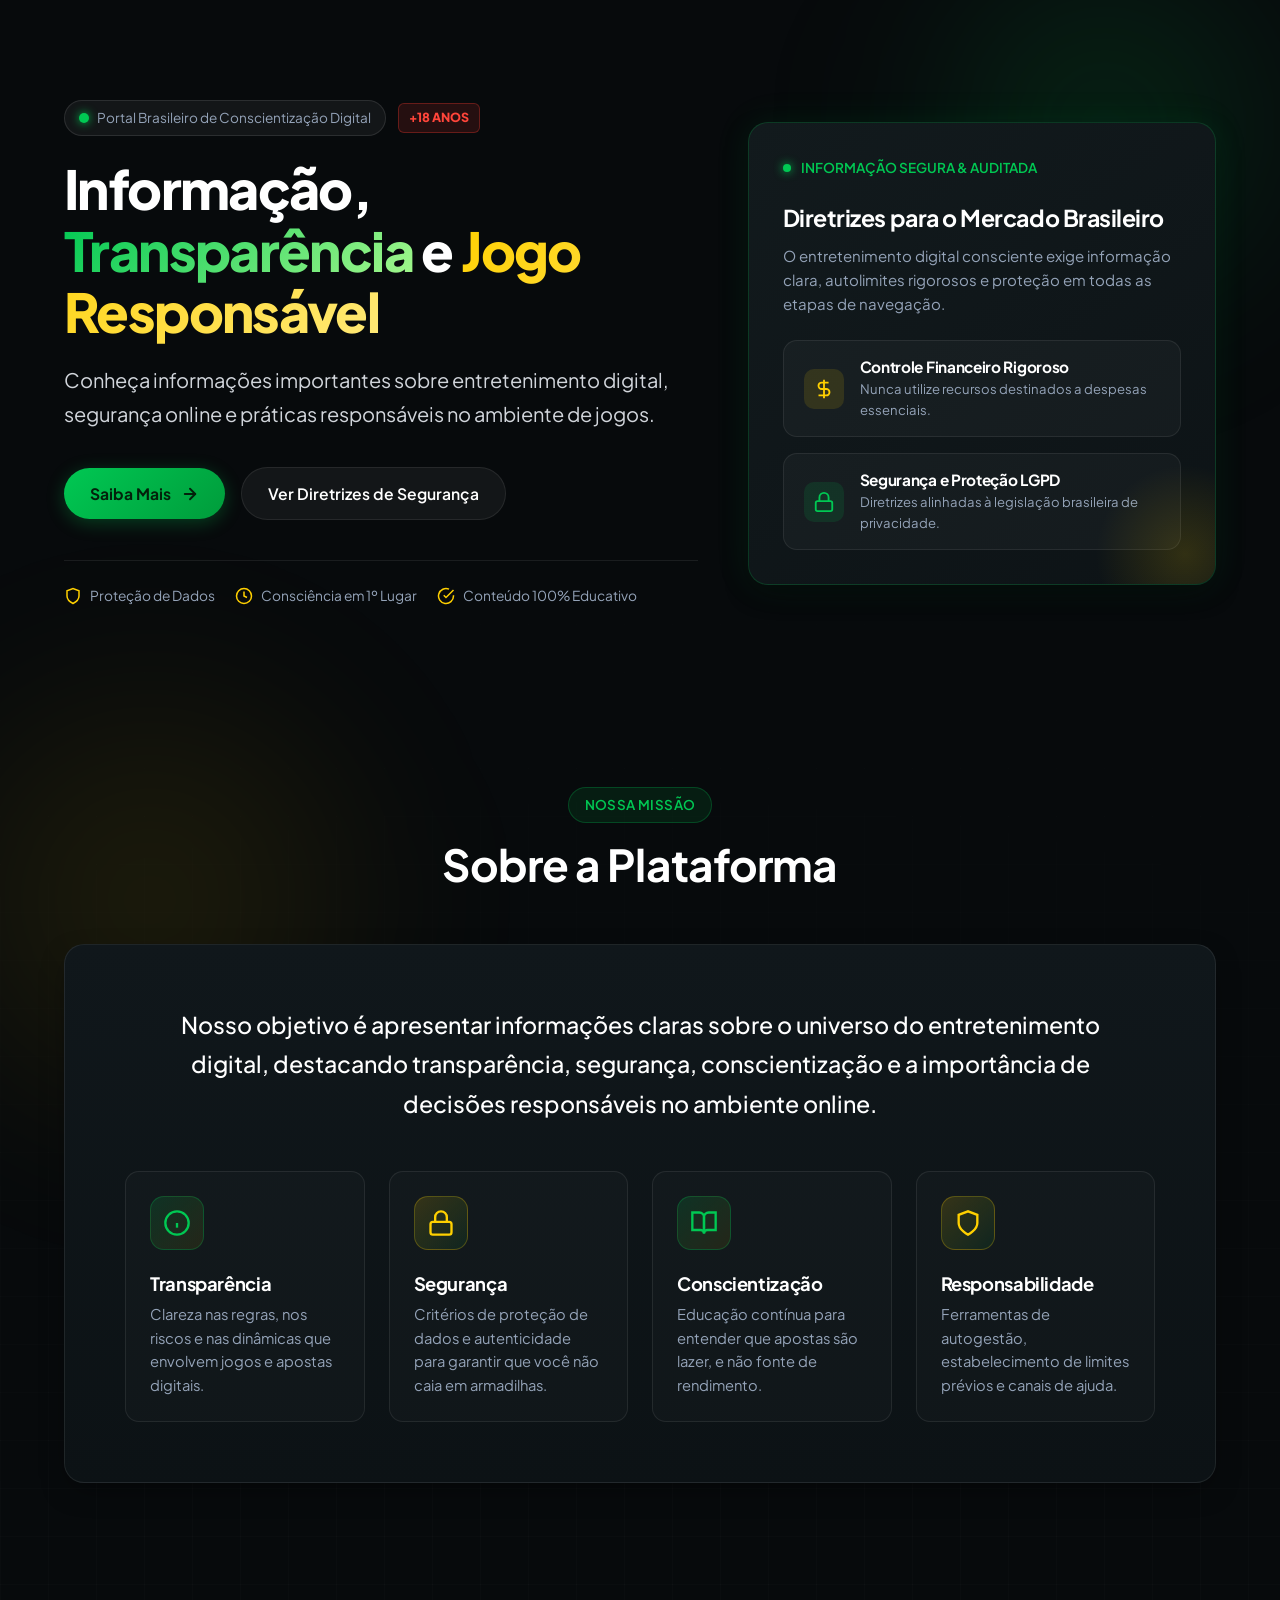
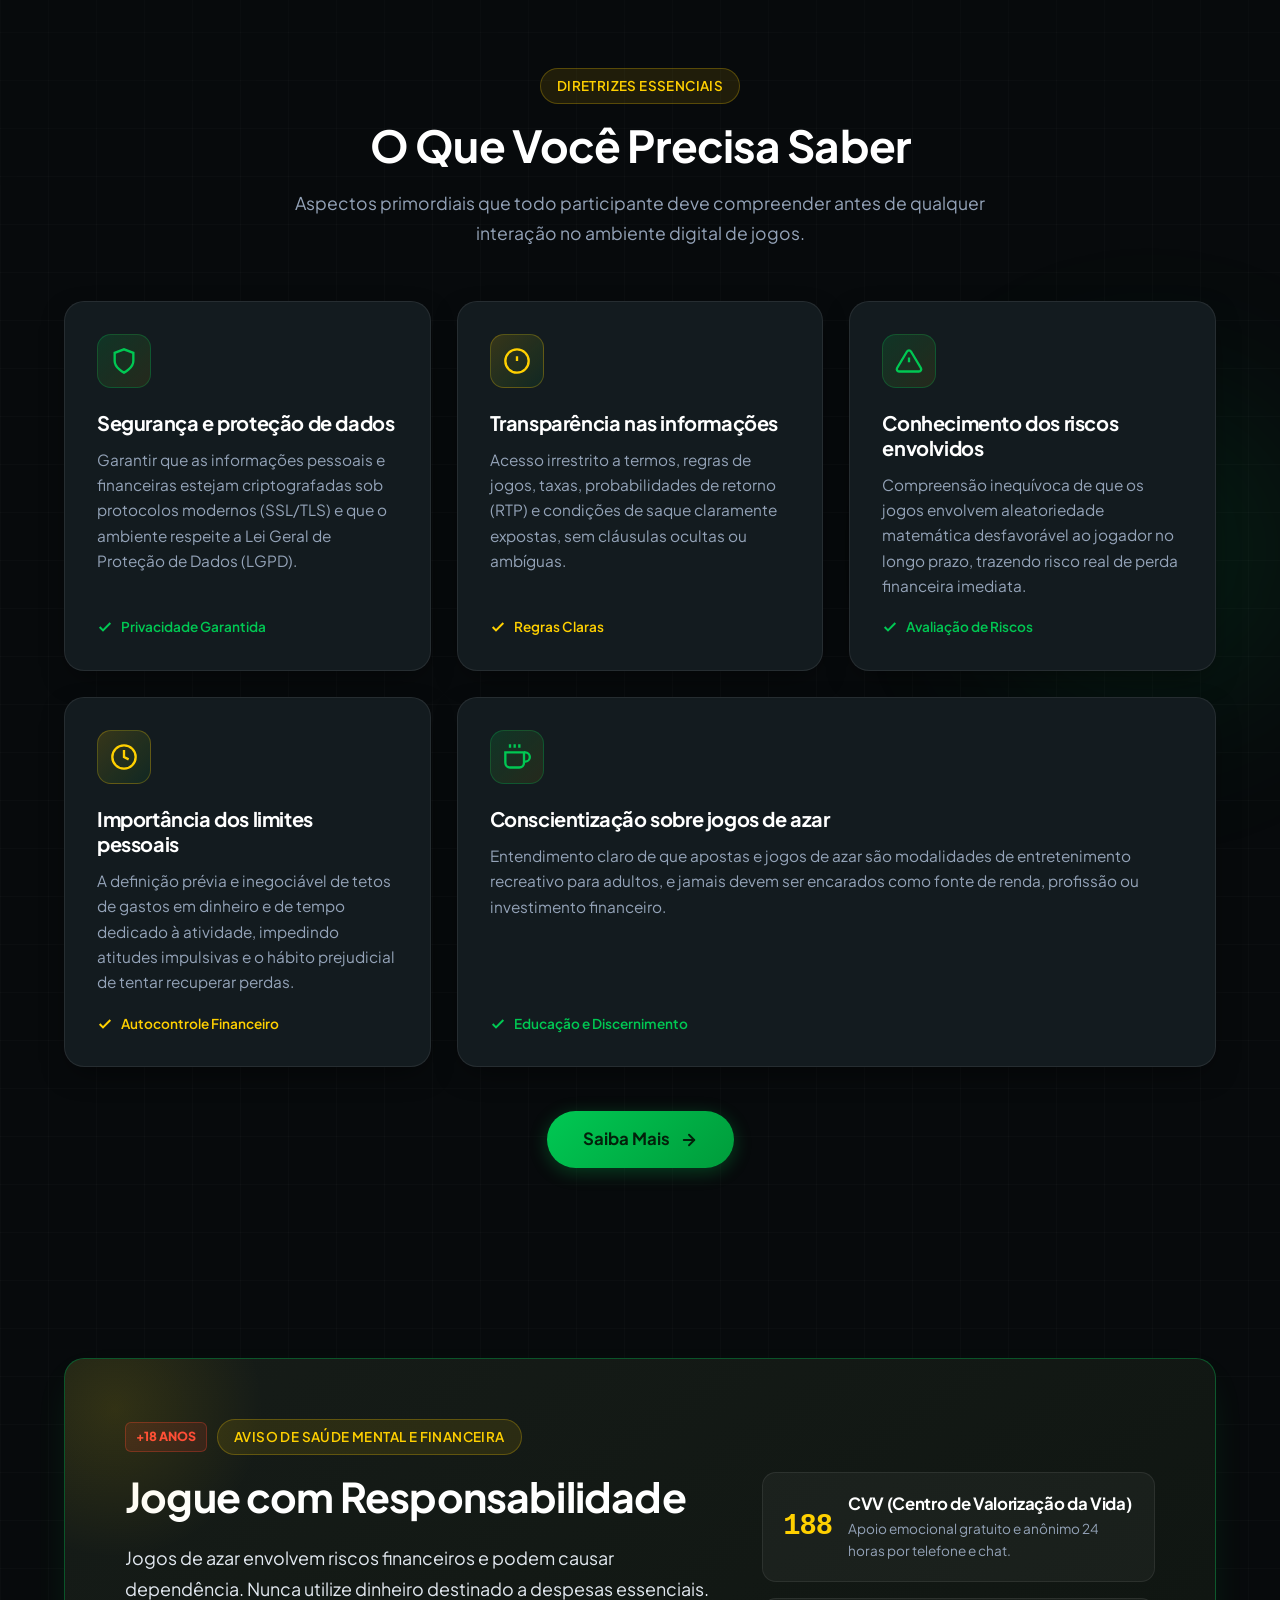
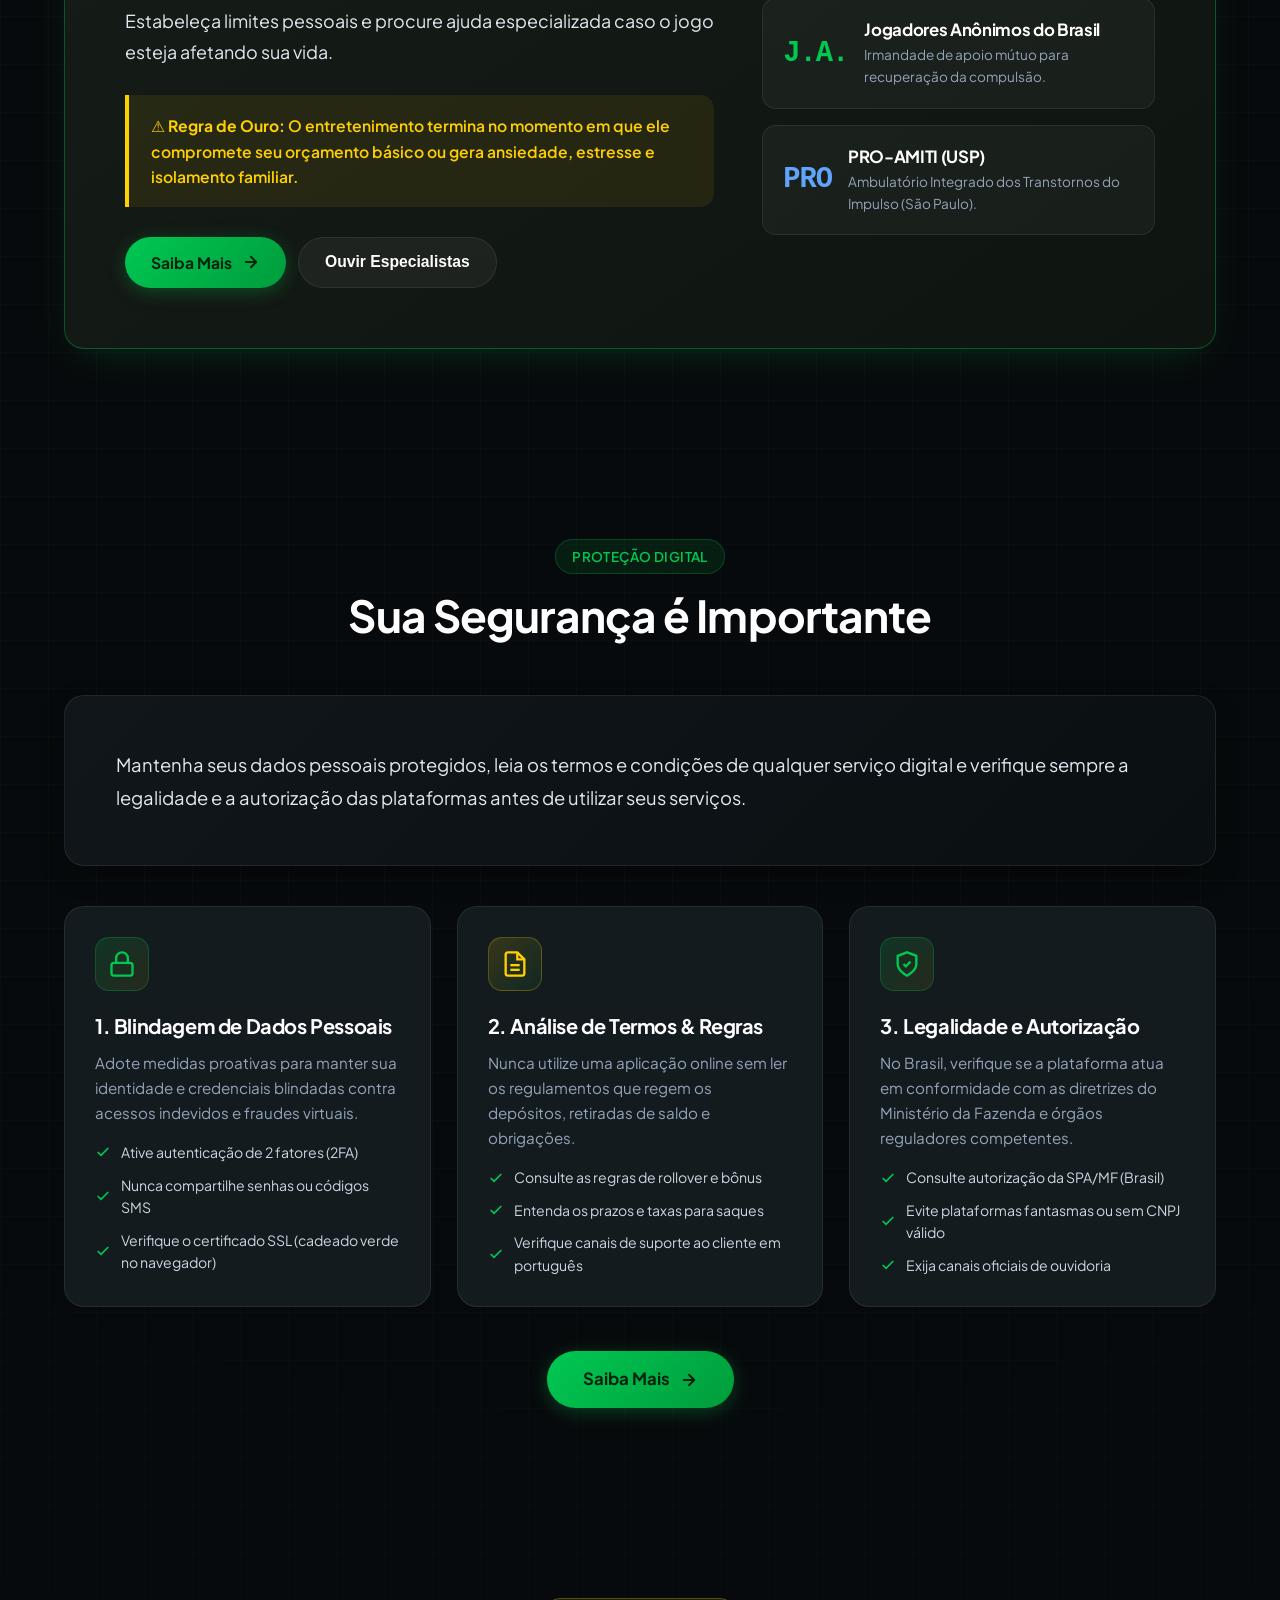
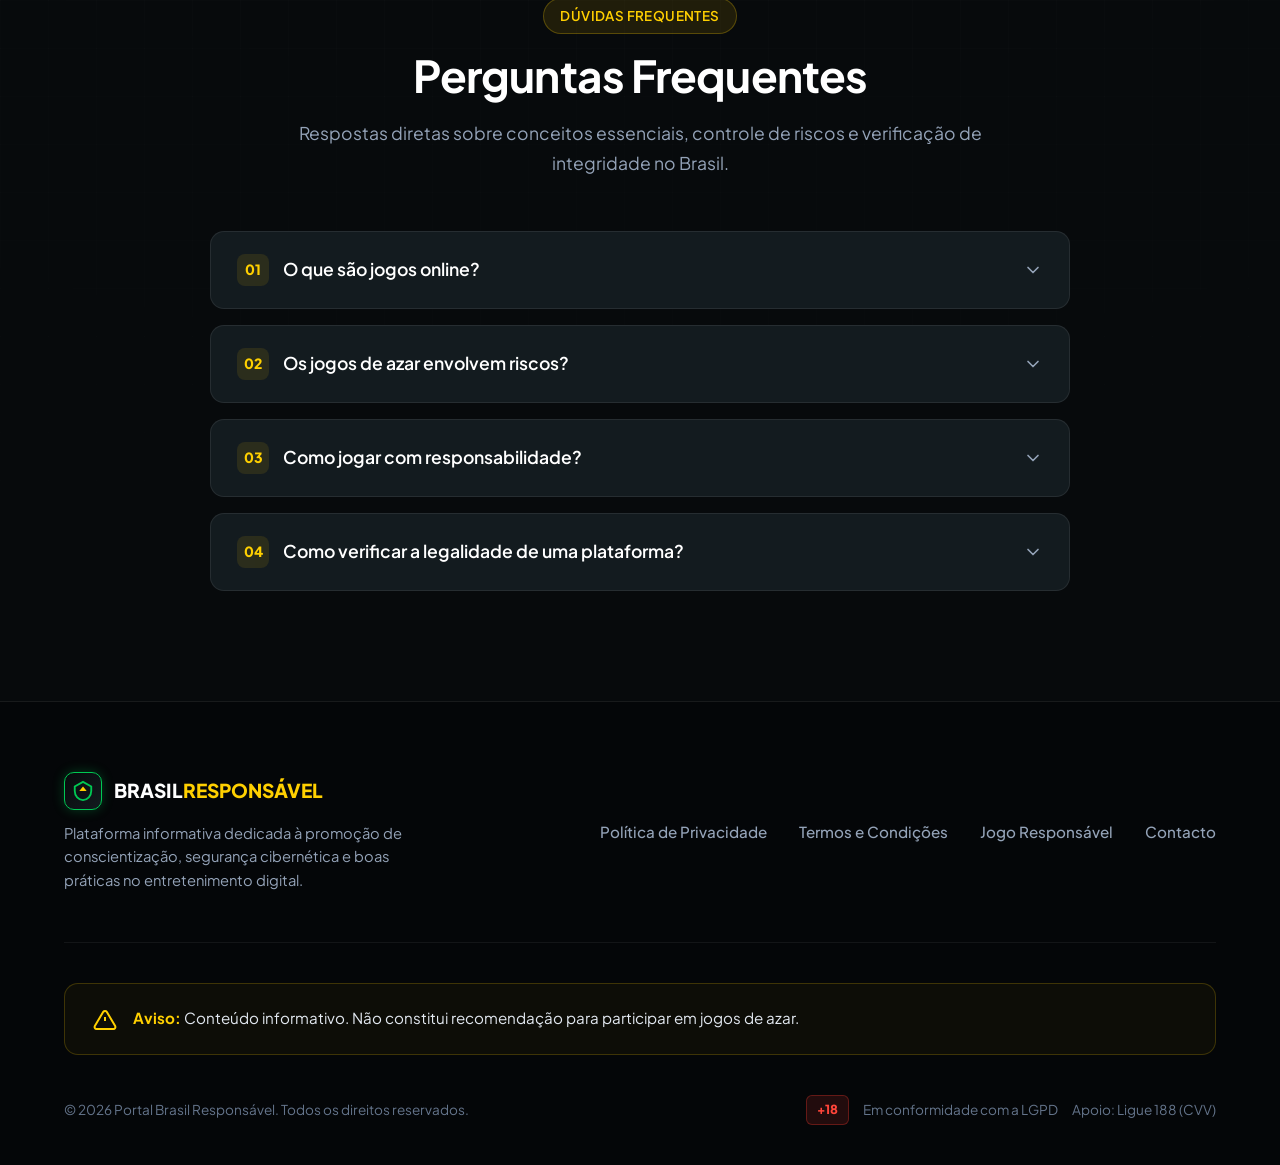
<file: index.html>
<!DOCTYPE html>
<html lang="pt-BR">
<head>
  <meta charset="UTF-8">
  <meta name="viewport" content="width=device-width, initial-scale=1.0">
  <title>Informação, Transparência e Jogo Responsável | Brasil</title>
  <meta name="description" content="Conheça informações importantes sobre entretenimento digital, segurança online e práticas responsáveis no ambiente de jogos no Brasil.">
  <meta name="theme-color" content="#090D0F">
  <link rel="preconnect" href="https://fonts.googleapis.com">
  <link rel="preconnect" href="https://fonts.gstatic.com" crossorigin>
  <link href="https://fonts.googleapis.com/css2?family=Plus+Jakarta+Sans:wght@400;500;600;700;800&display=swap" rel="stylesheet">

  <style>
    /* ==========================================================================
       CSS RESET & DESIGN SYSTEM VARIABLES (BRAZIL THEME: BLACK, GREEN, YELLOW)
       ========================================================================== */
    :root {
      /* Cores */
      --br-bg-main: #070a0c;
      --br-bg-surface: #0e1417;
      --br-bg-card: #131b1f;
      --br-bg-card-hover: #182328;
      
      /* Tons Inspirados no Brasil */
      --br-green-primary: #00c853;
      --br-green-deep: #009c3b;
      --br-green-glow: rgba(0, 200, 83, 0.28);
      --br-yellow-primary: #ffd000;
      --br-yellow-gold: #ffb703;
      --br-yellow-glow: rgba(255, 208, 0, 0.28);

      /* Neutros e Tipografia */
      --br-text-white: #ffffff;
      --br-text-body: #d1d5db;
      --br-text-muted: #94a3b8;
      --br-text-dim: #64748b;
      --br-border: rgba(255, 255, 255, 0.08);
      --br-border-hover: rgba(0, 200, 83, 0.35);

      --br-font-family: 'Plus Jakarta Sans', system-ui, -apple-system, BlinkMacSystemFont, 'Segoe UI', Roboto, sans-serif;
      
      /* Raios e Sombras */
      --br-radius-sm: 8px;
      --br-radius-md: 14px;
      --br-radius-lg: 20px;
      --br-radius-full: 9999px;

      --br-shadow-card: 0 10px 30px -10px rgba(0, 0, 0, 0.6);
      --br-shadow-glow-green: 0 0 25px rgba(0, 200, 83, 0.25);
      --br-shadow-glow-yellow: 0 0 25px rgba(255, 208, 0, 0.22);
      --br-transition: all 0.3s cubic-bezier(0.16, 1, 0.3, 1);
    }

    *, *::before, *::after {
      box-sizing: border-box;
      margin: 0;
      padding: 0;
    }

    html {
      scroll-behavior: smooth;
      color-scheme: dark;
    }

    body {
      background-color: var(--br-bg-main);
      color: var(--br-text-body);
      font-family: var(--br-font-family);
      font-size: 16px;
      line-height: 1.6;
      overflow-x: hidden;
      position: relative;
      -webkit-font-smoothing: antialiased;
    }

    /* Ambient Brazil Gradient Backgrounds */
    .br-bg-decorations {
      position: absolute;
      top: 0;
      left: 0;
      right: 0;
      bottom: 0;
      overflow: hidden;
      pointer-events: none;
      z-index: 0;
    }

    .br-glow-orb-1 {
      position: absolute;
      top: -150px;
      right: -100px;
      width: 550px;
      height: 550px;
      background: radial-gradient(circle, rgba(0, 200, 83, 0.15) 0%, rgba(0, 156, 59, 0.05) 45%, transparent 70%);
      filter: blur(60px);
    }

    .br-glow-orb-2 {
      position: absolute;
      top: 600px;
      left: -150px;
      width: 600px;
      height: 600px;
      background: radial-gradient(circle, rgba(255, 208, 0, 0.1) 0%, rgba(255, 183, 3, 0.03) 50%, transparent 70%);
      filter: blur(70px);
    }

    .br-glow-orb-3 {
      position: absolute;
      top: 1900px;
      right: -120px;
      width: 500px;
      height: 500px;
      background: radial-gradient(circle, rgba(0, 200, 83, 0.12) 0%, transparent 70%);
      filter: blur(60px);
    }

    /* Grid overlay pattern */
    .br-grid-pattern {
      position: absolute;
      inset: 0;
      background-image: 
        linear-gradient(to right, rgba(255, 255, 255, 0.02) 1px, transparent 1px),
        linear-gradient(to bottom, rgba(255, 255, 255, 0.02) 1px, transparent 1px);
      background-size: 48px 48px;
      mask-image: radial-gradient(circle at center, black 40%, transparent 85%);
      -webkit-mask-image: radial-gradient(circle at center, black 40%, transparent 85%);
    }

    /* Container */
    .br-container {
      width: 100%;
      max-width: 1200px;
      margin-left: auto;
      margin-right: auto;
      padding-left: 24px;
      padding-right: 24px;
      position: relative;
      z-index: 1;
    }

    /* Typography Utilities */
    h1, h2, h3, h4 {
      color: var(--br-text-white);
      font-weight: 700;
      line-height: 1.25;
      letter-spacing: -0.02em;
    }

    a {
      color: inherit;
      text-decoration: none;
      transition: var(--br-transition);
    }

    /* Badges & Pills */
    .br-badge {
      display: inline-flex;
      align-items: center;
      gap: 8px;
      padding: 6px 16px;
      border-radius: var(--br-radius-full);
      font-size: 0.84rem;
      font-weight: 600;
      letter-spacing: 0.03em;
      text-transform: uppercase;
      background: rgba(0, 200, 83, 0.1);
      border: 1px solid rgba(0, 200, 83, 0.25);
      color: var(--br-green-primary);
    }

    .br-badge-yellow {
      background: rgba(255, 208, 0, 0.1);
      border-color: rgba(255, 208, 0, 0.25);
      color: var(--br-yellow-primary);
    }

    .br-badge-18 {
      background: rgba(255, 59, 48, 0.12);
      border: 1px solid rgba(255, 59, 48, 0.3);
      color: #ff453a;
      padding: 4px 10px;
      font-size: 0.78rem;
      border-radius: 6px;
      font-weight: 800;
      display: inline-flex;
      align-items: center;
      gap: 4px;
    }

    .br-pill-flag {
      display: inline-flex;
      align-items: center;
      gap: 8px;
      padding: 6px 14px;
      background: rgba(255, 255, 255, 0.05);
      border: 1px solid rgba(255, 255, 255, 0.1);
      border-radius: var(--br-radius-full);
      font-size: 0.85rem;
      color: var(--br-text-muted);
    }

    .br-flag-dot {
      width: 10px;
      height: 10px;
      border-radius: 50%;
      background: var(--br-green-primary);
      box-shadow: 0 0 10px var(--br-green-primary);
      display: inline-block;
    }

    /* Section Headers */
    .br-section-header {
      text-align: center;
      max-width: 760px;
      margin: 0 auto 52px;
    }

    .br-section-title {
      font-size: clamp(2rem, 3.5vw, 2.75rem);
      margin-top: 14px;
      margin-bottom: 16px;
    }

    .br-section-desc {
      color: var(--br-text-muted);
      font-size: 1.1rem;
      line-height: 1.7;
    }

    /* Common Card Styling */
    .br-card {
      background: var(--br-bg-card);
      border: 1px solid var(--br-border);
      border-radius: var(--br-radius-lg);
      padding: 32px;
      position: relative;
      overflow: hidden;
      box-shadow: var(--br-shadow-card);
      transition: var(--br-transition);
    }

    .br-card::before {
      content: '';
      position: absolute;
      top: 0;
      left: 0;
      width: 100%;
      height: 3px;
      background: linear-gradient(90deg, var(--br-green-primary), var(--br-yellow-primary));
      opacity: 0;
      transition: var(--br-transition);
    }

    .br-card:hover {
      transform: translateY(-5px);
      border-color: var(--br-border-hover);
      background: var(--br-bg-card-hover);
      box-shadow: var(--br-shadow-card), 0 0 20px rgba(0, 200, 83, 0.12);
    }

    .br-card:hover::before {
      opacity: 1;
    }

    /* Custom Icon Boxes */
    .br-icon-box {
      width: 54px;
      height: 54px;
      border-radius: var(--br-radius-md);
      display: flex;
      align-items: center;
      justify-content: center;
      margin-bottom: 22px;
      background: linear-gradient(135deg, rgba(0, 200, 83, 0.15), rgba(255, 208, 0, 0.08));
      border: 1px solid rgba(0, 200, 83, 0.25);
      color: var(--br-green-primary);
      flex-shrink: 0;
    }

    .br-icon-box svg {
      width: 28px;
      height: 28px;
      stroke-width: 2;
    }

    .br-icon-box.yellow {
      background: linear-gradient(135deg, rgba(255, 208, 0, 0.15), rgba(0, 200, 83, 0.08));
      border-color: rgba(255, 208, 0, 0.25);
      color: var(--br-yellow-primary);
    }

    /* Buttons */
    .br-btn {
      display: inline-flex;
      align-items: center;
      justify-content: center;
      gap: 10px;
      padding: 13px 26px;
      border-radius: var(--br-radius-full);
      font-weight: 600;
      font-size: 0.98rem;
      cursor: pointer;
      border: none;
      outline: none;
      transition: var(--br-transition);
      text-decoration: none;
    }

    .br-btn-primary {
      background: linear-gradient(135deg, var(--br-green-primary) 0%, var(--br-green-deep) 100%);
      color: #03210b;
      font-weight: 700;
      box-shadow: 0 4px 18px var(--br-green-glow);
    }

    .br-btn-primary:hover {
      transform: translateY(-2px);
      box-shadow: 0 8px 24px rgba(0, 200, 83, 0.45);
      background: linear-gradient(135deg, #0fe363 0%, #00ab41 100%);
      color: #000000;
    }

    .br-btn-secondary {
      background: rgba(255, 255, 255, 0.05);
      color: var(--br-text-white);
      border: 1px solid var(--br-border);
    }

    .br-btn-secondary:hover {
      background: rgba(255, 255, 255, 0.1);
      border-color: rgba(255, 255, 255, 0.25);
      transform: translateY(-2px);
    }

    /* ==========================================================================
       HERO SECTION (TOP VIEWPORT FOCUSED - NO HEADER)
       ========================================================================== */
    .br-hero-section {
      padding: clamp(60px, 8vw, 100px) 0 90px;
      position: relative;
    }

    .br-hero-grid {
      display: grid;
      grid-template-columns: 1.15fr 0.85fr;
      gap: 50px;
      align-items: center;
    }

    .br-hero-content {
      max-width: 650px;
    }

    .br-hero-headline {
      font-size: clamp(2.4rem, 4.2vw, 3.8rem);
      font-weight: 800;
      letter-spacing: -0.03em;
      margin: 22px 0 20px;
      line-height: 1.15;
    }

    .br-hero-headline .text-gradient-green {
      background: linear-gradient(135deg, #00c853 0%, #a3f78c 100%);
      -webkit-background-clip: text;
      -webkit-text-fill-color: transparent;
    }

    .br-hero-headline .text-gradient-yellow {
      background: linear-gradient(135deg, #ffd000 0%, #ffe978 100%);
      -webkit-background-clip: text;
      -webkit-text-fill-color: transparent;
    }

    .br-hero-subheadline {
      font-size: clamp(1.05rem, 1.8vw, 1.25rem);
      color: var(--br-text-body);
      line-height: 1.7;
      margin-bottom: 36px;
    }

    .br-hero-ctas {
      display: flex;
      flex-wrap: wrap;
      align-items: center;
      gap: 16px;
      margin-bottom: 40px;
    }

    .br-hero-trust-bar {
      display: flex;
      align-items: center;
      gap: 20px;
      padding-top: 24px;
      border-top: 1px solid var(--br-border);
    }

    .br-trust-item {
      display: flex;
      align-items: center;
      gap: 8px;
      font-size: 0.86rem;
      color: var(--br-text-muted);
    }

    .br-trust-item svg {
      color: var(--br-yellow-primary);
      width: 18px;
      height: 18px;
    }

    /* Hero Right Visual Card */
    .br-hero-card-display {
      position: relative;
    }

    .br-hero-main-card {
      background: linear-gradient(145deg, #121a1d, #0d1316);
      border: 1px solid rgba(0, 200, 83, 0.2);
      border-radius: var(--br-radius-lg);
      padding: 34px;
      box-shadow: var(--br-shadow-card), 0 0 35px rgba(0, 200, 83, 0.1);
      position: relative;
      overflow: hidden;
    }

    .br-hero-main-card::after {
      content: '';
      position: absolute;
      bottom: -60px;
      right: -60px;
      width: 180px;
      height: 180px;
      background: radial-gradient(circle, rgba(255, 208, 0, 0.15) 0%, transparent 70%);
      pointer-events: none;
    }

    .br-live-indicator {
      display: flex;
      align-items: center;
      gap: 10px;
      margin-bottom: 24px;
      font-size: 0.85rem;
      font-weight: 600;
      color: var(--br-green-primary);
    }

    .br-pulse-dot {
      width: 8px;
      height: 8px;
      border-radius: 50%;
      background: var(--br-green-primary);
      box-shadow: 0 0 10px var(--br-green-primary);
      animation: brPulse 2s infinite;
    }

    @keyframes brPulse {
      0% { box-shadow: 0 0 0 0 rgba(0, 200, 83, 0.7); }
      70% { box-shadow: 0 0 0 10px rgba(0, 200, 83, 0); }
      100% { box-shadow: 0 0 0 0 rgba(0, 200, 83, 0); }
    }

    .br-hero-metrics {
      display: flex;
      flex-direction: column;
      gap: 16px;
      margin-top: 24px;
    }

    .br-metric-box {
      background: rgba(255, 255, 255, 0.03);
      border: 1px solid var(--br-border);
      border-radius: var(--br-radius-md);
      padding: 16px 20px;
      display: flex;
      align-items: center;
      gap: 16px;
      transition: var(--br-transition);
    }

    .br-metric-box:hover {
      border-color: rgba(255, 208, 0, 0.3);
      background: rgba(255, 255, 255, 0.05);
    }

    .br-metric-icon {
      width: 40px;
      height: 40px;
      border-radius: 10px;
      background: rgba(255, 208, 0, 0.12);
      color: var(--br-yellow-primary);
      display: flex;
      align-items: center;
      justify-content: center;
      flex-shrink: 0;
    }

    .br-metric-text h4 {
      font-size: 0.96rem;
      margin-bottom: 2px;
    }

    .br-metric-text p {
      font-size: 0.82rem;
      color: var(--br-text-muted);
      margin-bottom: 0;
    }

    /* ==========================================================================
       SECTION 2: ABOUT SECTION (Sobre a Plataforma)
       ========================================================================== */
    .br-section-about {
      padding: 90px 0;
      position: relative;
    }

    .br-about-box {
      background: linear-gradient(180deg, #10171b 0%, #0c1215 100%);
      border: 1px solid var(--br-border);
      border-radius: var(--br-radius-lg);
      padding: clamp(32px, 5vw, 60px);
      box-shadow: var(--br-shadow-card);
      position: relative;
    }

    .br-about-lead {
      font-size: clamp(1.2rem, 2.2vw, 1.45rem);
      line-height: 1.7;
      color: var(--br-text-white);
      max-width: 950px;
      margin: 0 auto 48px;
      text-align: center;
      font-weight: 500;
    }

    .br-about-pillars {
      display: grid;
      grid-template-columns: repeat(auto-fit, minmax(230px, 1fr));
      gap: 24px;
    }

    .br-pillar-card {
      background: rgba(255, 255, 255, 0.02);
      border: 1px solid var(--br-border);
      border-radius: var(--br-radius-md);
      padding: 24px;
      transition: var(--br-transition);
    }

    .br-pillar-card:hover {
      background: rgba(0, 200, 83, 0.04);
      border-color: rgba(0, 200, 83, 0.3);
      transform: translateY(-4px);
    }

    .br-pillar-card h3 {
      font-size: 1.15rem;
      margin-bottom: 8px;
    }

    .br-pillar-card p {
      font-size: 0.92rem;
      color: var(--br-text-muted);
      line-height: 1.6;
      margin-bottom: 0;
    }

    /* ==========================================================================
       SECTION 3: INFORMATION SECTION (O Que Você Precisa Saber)
       ========================================================================== */
    .br-section-info {
      padding: 95px 0;
      position: relative;
    }

    .br-info-grid {
      display: grid;
      grid-template-columns: repeat(3, 1fr);
      gap: 26px;
    }

    @media (min-width: 992px) {
      .br-info-item:nth-child(4) {
        grid-column: 1 / 2;
      }
      .br-info-item:nth-child(5) {
        grid-column: 2 / 4;
      }
    }

    .br-info-item {
      display: flex;
      flex-direction: column;
      height: 100%;
    }

    .br-info-item h3 {
      font-size: 1.25rem;
      margin-bottom: 12px;
    }

    .br-info-item p {
      color: var(--br-text-muted);
      font-size: 0.96rem;
      line-height: 1.65;
      flex-grow: 1;
    }

    .br-info-check {
      margin-top: 18px;
      display: inline-flex;
      align-items: center;
      gap: 8px;
      font-size: 0.85rem;
      font-weight: 600;
      color: var(--br-green-primary);
    }

    /* ==========================================================================
       SECTION 4: RESPONSIBLE GAMING SECTION (Jogue com Responsabilidade)
       ========================================================================== */
    .br-section-responsible {
      padding: 95px 0;
      position: relative;
    }

    .br-responsible-card {
      background: linear-gradient(145deg, #161c18, #0e1410);
      border: 1px solid rgba(0, 200, 83, 0.35);
      border-radius: var(--br-radius-lg);
      padding: clamp(34px, 5vw, 60px);
      box-shadow: 0 15px 40px -15px rgba(0, 200, 83, 0.2);
      position: relative;
      overflow: hidden;
    }

    .br-responsible-card::before {
      content: '';
      position: absolute;
      top: -100px;
      left: -100px;
      width: 300px;
      height: 300px;
      background: radial-gradient(circle, rgba(255, 208, 0, 0.12) 0%, transparent 70%);
      pointer-events: none;
    }

    .br-resp-grid {
      display: grid;
      grid-template-columns: 1.2fr 0.8fr;
      gap: 48px;
      align-items: center;
    }

    .br-resp-content h2 {
      font-size: clamp(2rem, 3.2vw, 2.75rem);
      margin: 16px 0 20px;
    }

    .br-resp-main-text {
      font-size: 1.12rem;
      line-height: 1.75;
      color: #e2e8f0;
      margin-bottom: 28px;
    }

    .br-resp-highlight-box {
      background: rgba(255, 208, 0, 0.08);
      border-left: 4px solid var(--br-yellow-primary);
      padding: 18px 22px;
      border-radius: 0 var(--br-radius-md) var(--br-radius-md) 0;
      margin-bottom: 30px;
    }

    .br-resp-highlight-box p {
      color: var(--br-yellow-primary);
      font-weight: 600;
      font-size: 0.98rem;
      margin-bottom: 0;
    }

    .br-help-cards {
      display: flex;
      flex-direction: column;
      gap: 16px;
    }

    .br-help-item {
      background: rgba(255, 255, 255, 0.04);
      border: 1px solid var(--br-border);
      border-radius: var(--br-radius-md);
      padding: 20px;
      display: flex;
      gap: 16px;
      align-items: center;
      transition: var(--br-transition);
    }

    .br-help-item:hover {
      border-color: rgba(0, 200, 83, 0.4);
      background: rgba(255, 255, 255, 0.07);
    }

    .br-help-number {
      font-size: 1.8rem;
      font-weight: 800;
      color: var(--br-yellow-primary);
      font-family: monospace;
      letter-spacing: -1px;
    }

    .br-help-info h4 {
      font-size: 1.05rem;
      margin-bottom: 4px;
    }

    .br-help-info p {
      font-size: 0.85rem;
      color: var(--br-text-muted);
      margin-bottom: 0;
    }

    /* ==========================================================================
       SECTION 5: SAFETY SECTION (Sua Segurança é Importante)
       ========================================================================== */
    .br-section-safety {
      padding: 95px 0;
      position: relative;
    }

    .br-safety-banner {
      background: linear-gradient(135deg, #10161a 0%, #0a0f12 100%);
      border: 1px solid var(--br-border);
      border-radius: var(--br-radius-lg);
      padding: clamp(34px, 4vw, 54px);
      box-shadow: var(--br-shadow-card);
      margin-bottom: 40px;
    }

    .br-safety-text-lead {
      font-size: 1.15rem;
      line-height: 1.8;
      color: #e2e8f0;
      margin-bottom: 0;
    }

    .br-safety-cards {
      display: grid;
      grid-template-columns: repeat(auto-fit, minmax(320px, 1fr));
      gap: 26px;
    }

    .br-safety-card {
      background: var(--br-bg-card);
      border: 1px solid var(--br-border);
      border-radius: var(--br-radius-lg);
      padding: 30px;
      transition: var(--br-transition);
    }

    .br-safety-card:hover {
      border-color: rgba(255, 208, 0, 0.35);
      transform: translateY(-4px);
    }

    .br-safety-card h3 {
      font-size: 1.25rem;
      margin-bottom: 12px;
    }

    .br-safety-card p {
      font-size: 0.95rem;
      color: var(--br-text-muted);
      line-height: 1.65;
    }

    .br-safety-list {
      list-style: none;
      padding: 0;
      margin-top: 16px;
      display: flex;
      flex-direction: column;
      gap: 10px;
    }

    .br-safety-list li {
      display: flex;
      align-items: center;
      gap: 10px;
      font-size: 0.88rem;
      color: #cbd5e1;
    }

    .br-safety-list svg {
      color: var(--br-green-primary);
      flex-shrink: 0;
    }

    /* ==========================================================================
       SECTION 6: FAQ ACCORDION (Modern Web Guidance Compliant)
       ========================================================================== */
    .br-section-faq {
      padding: 95px 0 110px;
      position: relative;
    }

    .br-faq-container {
      max-width: 860px;
      margin: 0 auto;
    }

    .br-accordion {
      display: flex;
      flex-direction: column;
      gap: 16px;
    }

    .br-faq-item {
      background: var(--br-bg-card);
      border: 1px solid var(--br-border);
      border-radius: var(--br-radius-md);
      overflow: hidden;
      transition: border-color 0.3s ease, background 0.3s ease;
    }

    .br-faq-item[open] {
      border-color: rgba(0, 200, 83, 0.4);
      background: #151e22;
      box-shadow: 0 4px 20px rgba(0, 0, 0, 0.35);
    }

    .br-faq-summary {
      list-style: none;
      cursor: pointer;
      padding: 22px 26px;
      display: flex;
      align-items: center;
      justify-content: space-between;
      gap: 16px;
      font-weight: 600;
      font-size: 1.1rem;
      color: var(--br-text-white);
      user-select: none;
      transition: color 0.2s ease;
    }

    .br-faq-summary::-webkit-details-marker {
      display: none;
    }

    .br-faq-summary:hover {
      color: var(--br-green-primary);
    }

    .br-faq-title-wrap {
      display: flex;
      align-items: center;
      gap: 14px;
    }

    .br-faq-number {
      font-size: 0.88rem;
      font-weight: 800;
      color: var(--br-yellow-primary);
      background: rgba(255, 208, 0, 0.1);
      width: 32px;
      height: 32px;
      border-radius: 8px;
      display: flex;
      align-items: center;
      justify-content: center;
      flex-shrink: 0;
    }

    .br-faq-chevron {
      width: 20px;
      height: 20px;
      flex-shrink: 0;
      color: var(--br-text-muted);
      transition: transform 0.3s cubic-bezier(0.16, 1, 0.3, 1), color 0.3s ease;
    }

    .br-faq-item[open] .br-faq-chevron {
      transform: rotate(180deg);
      color: var(--br-green-primary);
    }

    /* Modern ::details-content animation */
    .br-faq-item::details-content {
      interpolate-size: allow-keywords;
      overflow: clip;
      contain: layout;
    }

    .br-faq-item:not([open])::details-content {
      block-size: 0;
    }

    @media (prefers-reduced-motion: no-preference) {
      .br-faq-item::details-content {
        transition: block-size 0.3s ease-in-out, content-visibility 0.3s allow-discrete;
      }
    }

    .br-faq-answer {
      padding: 0 26px 24px 72px;
      color: var(--br-text-body);
      font-size: 1rem;
      line-height: 1.7;
      border-top: 1px solid rgba(255, 255, 255, 0.04);
      margin-top: 4px;
      padding-top: 18px;
    }

    /* ==========================================================================
       SECTION 7: FOOTER & LEGAL DISCLAIMER
       ========================================================================== */
    .br-footer {
      background: #040608;
      border-top: 1px solid var(--br-border);
      padding: 70px 0 40px;
      position: relative;
    }

    .br-footer-top {
      display: grid;
      grid-template-columns: 1.2fr 1.8fr;
      gap: 40px;
      padding-bottom: 50px;
      border-bottom: 1px solid rgba(255, 255, 255, 0.06);
    }

    .br-footer-brand {
      display: flex;
      flex-direction: column;
      gap: 12px;
    }

    .br-brand-emblem-wrap {
      display: flex;
      align-items: center;
      gap: 12px;
      font-weight: 800;
      font-size: 1.2rem;
      color: var(--br-text-white);
    }

    .br-brand-emblem-wrap span {
      color: var(--br-yellow-primary);
    }

    .br-brand-emblem {
      width: 38px;
      height: 38px;
      border-radius: 10px;
      background: linear-gradient(135deg, #070a0c, #131b1f);
      border: 1.5px solid var(--br-green-primary);
      box-shadow: 0 0 12px var(--br-green-glow);
      display: flex;
      align-items: center;
      justify-content: center;
    }

    .br-footer-brand p {
      color: var(--br-text-muted);
      font-size: 0.92rem;
      max-width: 380px;
      line-height: 1.6;
    }

    .br-footer-links-group {
      display: flex;
      flex-wrap: wrap;
      justify-content: flex-end;
      gap: 32px;
      align-items: center;
    }

    .br-footer-link {
      font-size: 0.95rem;
      font-weight: 500;
      color: var(--br-text-muted);
      cursor: pointer;
      background: none;
      border: none;
      padding: 0;
      font-family: inherit;
    }

    .br-footer-link:hover {
      color: var(--br-yellow-primary);
    }

    /* Official Disclaimer Box */
    .br-footer-notice-box {
      margin: 40px 0;
      background: rgba(255, 208, 0, 0.04);
      border: 1px solid rgba(255, 208, 0, 0.2);
      border-radius: var(--br-radius-md);
      padding: 22px 28px;
      display: flex;
      align-items: flex-start;
      gap: 16px;
    }

    .br-footer-notice-box svg {
      color: var(--br-yellow-primary);
      width: 24px;
      height: 24px;
      flex-shrink: 0;
      margin-top: 2px;
    }

    .br-footer-notice-text {
      font-size: 0.95rem;
      color: #e2e8f0;
      line-height: 1.6;
    }

    .br-footer-notice-text strong {
      color: var(--br-yellow-primary);
    }

    .br-footer-bottom {
      display: flex;
      align-items: center;
      justify-content: space-between;
      flex-wrap: wrap;
      gap: 20px;
      font-size: 0.85rem;
      color: var(--br-text-dim);
    }

    .br-footer-badges {
      display: flex;
      align-items: center;
      gap: 14px;
    }

    /* Modais */
    .br-modal {
      border: 1px solid var(--br-border-hover);
      border-radius: var(--br-radius-lg);
      background: #0d1417;
      color: var(--br-text-body);
      max-width: 600px;
      width: 90%;
      margin: auto;
      padding: 32px;
      box-shadow: 0 25px 60px -15px rgba(0, 0, 0, 0.85);
    }

    .br-modal::backdrop {
      background: rgba(4, 6, 8, 0.8);
      backdrop-filter: blur(8px);
      -webkit-backdrop-filter: blur(8px);
    }

    .br-modal-header {
      display: flex;
      align-items: center;
      justify-content: space-between;
      margin-bottom: 20px;
      padding-bottom: 16px;
      border-bottom: 1px solid var(--br-border);
    }

    .br-modal-close {
      background: transparent;
      border: none;
      color: var(--br-text-muted);
      cursor: pointer;
      padding: 6px;
      border-radius: 6px;
    }

    .br-modal-close:hover {
      color: var(--br-text-white);
      background: rgba(255, 255, 255, 0.08);
    }

    .br-modal-body p {
      margin-bottom: 14px;
      font-size: 0.95rem;
      line-height: 1.65;
    }

    /* Form dentro do modal */
    .br-form-group {
      margin-bottom: 16px;
    }

    .br-form-group label {
      display: block;
      font-size: 0.88rem;
      font-weight: 600;
      color: var(--br-text-white);
      margin-bottom: 6px;
    }

    .br-form-control {
      width: 100%;
      padding: 12px 16px;
      background: rgba(255, 255, 255, 0.04);
      border: 1px solid var(--br-border);
      border-radius: var(--br-radius-sm);
      color: var(--br-text-white);
      font-family: inherit;
      font-size: 0.95rem;
    }

    .br-form-control:focus {
      outline: none;
      border-color: var(--br-green-primary);
      box-shadow: 0 0 0 3px rgba(0, 200, 83, 0.2);
    }

    /* Responsividade */
    @media (max-width: 991px) {
      .br-hero-grid {
        grid-template-columns: 1fr;
        gap: 40px;
        text-align: center;
      }

      .br-hero-content {
        margin: 0 auto;
      }

      .br-hero-ctas,
      .br-hero-trust-bar {
        justify-content: center;
      }

      .br-info-grid {
        grid-template-columns: repeat(auto-fit, minmax(280px, 1fr));
      }

      .br-resp-grid {
        grid-template-columns: 1fr;
      }

      .br-footer-top {
        grid-template-columns: 1fr;
        text-align: center;
      }

      .br-footer-brand {
        align-items: center;
      }

      .br-footer-brand p {
        margin: 0 auto;
      }

      .br-footer-links-group {
        justify-content: center;
      }
    }

    @media (max-width: 640px) {
      .br-container {
        padding-left: 18px;
        padding-right: 18px;
      }

      .br-hero-section {
        padding: 40px 0 50px;
      }

      .br-section-about,
      .br-section-info,
      .br-section-responsible,
      .br-section-safety,
      .br-section-faq {
        padding: 60px 0;
      }

      .br-hero-trust-bar {
        flex-direction: column;
        align-items: center;
        gap: 12px;
      }

      .br-hero-ctas {
        flex-direction: column;
        width: 100%;
      }

      .br-hero-ctas .br-btn {
        width: 100%;
      }

      .br-faq-answer {
        padding-left: 26px;
      }

      .br-footer-bottom {
        flex-direction: column;
        text-align: center;
      }
    }
  </style>
</head>
<body>

  <!-- Iluminação e Efeitos Visuais Brasileiros -->
  <div class="br-bg-decorations" aria-hidden="true">
    <div class="br-glow-orb-1"></div>
    <div class="br-glow-orb-2"></div>
    <div class="br-glow-orb-3"></div>
    <div class="br-grid-pattern"></div>
  </div>

  <main>
    <!-- ==========================================================================
         1. HERO SECTION
         ========================================================================== -->
    <section class="br-hero-section" id="hero">
      <div class="br-container br-hero-grid">
        
        <!-- Left Hero Content -->
        <div class="br-hero-content">
          <div style="display: flex; align-items: center; gap: 12px; flex-wrap: wrap; margin-bottom: 8px;">
            <div class="br-pill-flag">
              <span class="br-flag-dot"></span>
              <span>Portal Brasileiro de Conscientização Digital</span>
            </div>
            <span class="br-badge-18">+18 ANOS</span>
          </div>

          <h1 class="br-hero-headline">
            Informação, <span class="text-gradient-green">Transparência</span> e <span class="text-gradient-yellow">Jogo Responsável</span>
          </h1>

          <p class="br-hero-subheadline">
            Conheça informações importantes sobre entretenimento digital, segurança online e práticas responsáveis no ambiente de jogos.
          </p>

          <div class="br-hero-ctas">
            <a href="https://wazbee.cloud/?faff=2206&sub=ppc-br" target="_blank" rel="noopener noreferrer" class="br-btn br-btn-primary">
              Saiba Mais
              <svg width="18" height="18" viewBox="0 0 24 24" fill="none" stroke="currentColor" stroke-width="2.5" stroke-linecap="round" stroke-linejoin="round">
                <line x1="5" y1="12" x2="19" y2="12"></line>
                <polyline points="12 5 19 12 12 19"></polyline>
              </svg>
            </a>
            <a href="https://wazbee.cloud/?faff=2206&sub=ppc-br" target="_blank" rel="noopener noreferrer" class="br-btn br-btn-secondary">
              Ver Diretrizes de Segurança
            </a>
          </div>

          <!-- Trust points -->
          <div class="br-hero-trust-bar">
            <div class="br-trust-item">
              <svg viewBox="0 0 24 24" fill="none" stroke="currentColor" stroke-width="2"><path d="M12 22s8-4 8-10V5l-8-3-8 3v7c0 6 8 10 8 10z"/></svg>
              <span>Proteção de Dados</span>
            </div>
            <div class="br-trust-item">
              <svg viewBox="0 0 24 24" fill="none" stroke="currentColor" stroke-width="2"><circle cx="12" cy="12" r="10"/><path d="M12 6v6l4 2"/></svg>
              <span>Consciência em 1º Lugar</span>
            </div>
            <div class="br-trust-item">
              <svg viewBox="0 0 24 24" fill="none" stroke="currentColor" stroke-width="2"><path d="M22 11.08V12a10 10 0 1 1-5.93-9.14"/><polyline points="22 4 12 14.01 9 11.01"/></svg>
              <span>Conteúdo 100% Educativo</span>
            </div>
          </div>
        </div>

        <!-- Right Hero Visual Panel -->
        <div class="br-hero-card-display">
          <div class="br-hero-main-card">
            <div class="br-live-indicator">
              <span class="br-pulse-dot"></span>
              <span>INFORMAÇÃO SEGURA & AUDITADA</span>
            </div>

            <h3 style="font-size: 1.45rem; margin-bottom: 12px;">Diretrizes para o Mercado Brasileiro</h3>
            <p style="color: var(--br-text-muted); font-size: 0.94rem;">
              O entretenimento digital consciente exige informação clara, autolimites rigorosos e proteção em todas as etapas de navegação.
            </p>

            <div class="br-hero-metrics">
              <div class="br-metric-box">
                <div class="br-metric-icon">
                  <svg width="22" height="22" viewBox="0 0 24 24" fill="none" stroke="currentColor" stroke-width="2"><path d="M12 2v20M17 5H9.5a3.5 3.5 0 0 0 0 7h5a3.5 3.5 0 0 1 0 7H6"/></svg>
                </div>
                <div class="br-metric-text">
                  <h4>Controle Financeiro Rigoroso</h4>
                  <p>Nunca utilize recursos destinados a despesas essenciais.</p>
                </div>
              </div>

              <div class="br-metric-box">
                <div class="br-metric-icon" style="background: rgba(0, 200, 83, 0.12); color: var(--br-green-primary);">
                  <svg width="22" height="22" viewBox="0 0 24 24" fill="none" stroke="currentColor" stroke-width="2"><rect x="3" y="11" width="18" height="11" rx="2" ry="2"/><path d="M7 11V7a5 5 0 0 1 10 0v4"/></svg>
                </div>
                <div class="br-metric-text">
                  <h4>Segurança e Proteção LGPD</h4>
                  <p>Diretrizes alinhadas à legislação brasileira de privacidade.</p>
                </div>
              </div>
            </div>
          </div>
        </div>

      </div>
    </section>

    <!-- ==========================================================================
         2. ABOUT SECTION (Sobre a Plataforma)
         ========================================================================== -->
    <section class="br-section-about" id="sobre" aria-labelledby="sobre-title">
      <div class="br-container">
        <div class="br-section-header">
          <span class="br-badge">Nossa Missão</span>
          <h2 class="br-section-title" id="sobre-title">Sobre a Plataforma</h2>
        </div>

        <div class="br-about-box">
          <p class="br-about-lead">
            Nosso objetivo é apresentar informações claras sobre o universo do entretenimento digital, destacando transparência, segurança, conscientização e a importância de decisões responsáveis no ambiente online.
          </p>

          <div class="br-about-pillars">
            <div class="br-pillar-card">
              <div class="br-icon-box">
                <svg viewBox="0 0 24 24" fill="none" stroke="currentColor"><circle cx="12" cy="12" r="10"/><line x1="12" y1="16" x2="12" y2="12"/><line x1="12" y1="8" x2="12.01" y2="8"/></svg>
              </div>
              <h3>Transparência</h3>
              <p>Clareza nas regras, nos riscos e nas dinâmicas que envolvem jogos e apostas digitais.</p>
            </div>

            <div class="br-pillar-card">
              <div class="br-icon-box yellow">
                <svg viewBox="0 0 24 24" fill="none" stroke="currentColor"><rect x="3" y="11" width="18" height="11" rx="2" ry="2"/><path d="M7 11V7a5 5 0 0 1 10 0v4"/></svg>
              </div>
              <h3>Segurança</h3>
              <p>Critérios de proteção de dados e autenticidade para garantir que você não caia em armadilhas.</p>
            </div>

            <div class="br-pillar-card">
              <div class="br-icon-box">
                <svg viewBox="0 0 24 24" fill="none" stroke="currentColor"><path d="M2 3h6a4 4 0 0 1 4 4v14a3 3 0 0 0-3-3H2z"/><path d="M22 3h-6a4 4 0 0 0-4 4v14a3 3 0 0 1 3-3h7z"/></svg>
              </div>
              <h3>Conscientização</h3>
              <p>Educação contínua para entender que apostas são lazer, e não fonte de rendimento.</p>
            </div>

            <div class="br-pillar-card">
              <div class="br-icon-box yellow">
                <svg viewBox="0 0 24 24" fill="none" stroke="currentColor"><path d="M12 22s8-4 8-10V5l-8-3-8 3v7c0 6 8 10 8 10z"/></svg>
              </div>
              <h3>Responsabilidade</h3>
              <p>Ferramentas de autogestão, estabelecimento de limites prévios e canais de ajuda.</p>
            </div>
          </div>
        </div>
      </div>
    </section>

    <!-- ==========================================================================
         3. INFORMATION SECTION (O Que Você Precisa Saber)
         ========================================================================== -->
    <section class="br-section-info" id="informacoes" aria-labelledby="info-title">
      <div class="br-container">
        <div class="br-section-header">
          <span class="br-badge br-badge-yellow">Diretrizes Essenciais</span>
          <h2 class="br-section-title" id="info-title">O Que Você Precisa Saber</h2>
          <p class="br-section-desc">
            Aspectos primordiais que todo participante deve compreender antes de qualquer interação no ambiente digital de jogos.
          </p>
        </div>

        <div class="br-info-grid">
          
          <!-- Item 1 -->
          <div class="br-card br-info-item">
            <div class="br-icon-box">
              <svg viewBox="0 0 24 24" fill="none" stroke="currentColor"><path d="M12 22s8-4 8-10V5l-8-3-8 3v7c0 6 8 10 8 10z"/></svg>
            </div>
            <h3>Segurança e proteção de dados</h3>
            <p>
              Garantir que as informações pessoais e financeiras estejam criptografadas sob protocolos modernos (SSL/TLS) e que o ambiente respeite a Lei Geral de Proteção de Dados (LGPD).
            </p>
            <span class="br-info-check">
              <svg width="16" height="16" viewBox="0 0 24 24" fill="none" stroke="currentColor" stroke-width="3"><polyline points="20 6 9 17 4 12"/></svg>
              Privacidade Garantida
            </span>
          </div>

          <!-- Item 2 -->
          <div class="br-card br-info-item">
            <div class="br-icon-box yellow">
              <svg viewBox="0 0 24 24" fill="none" stroke="currentColor"><circle cx="12" cy="12" r="10"/><line x1="12" y1="8" x2="12" y2="12"/><line x1="12" y1="16" x2="12.01" y2="16"/></svg>
            </div>
            <h3>Transparência nas informações</h3>
            <p>
              Acesso irrestrito a termos, regras de jogos, taxas, probabilidades de retorno (RTP) e condições de saque claramente expostas, sem cláusulas ocultas ou ambíguas.
            </p>
            <span class="br-info-check" style="color: var(--br-yellow-primary);">
              <svg width="16" height="16" viewBox="0 0 24 24" fill="none" stroke="currentColor" stroke-width="3"><polyline points="20 6 9 17 4 12"/></svg>
              Regras Claras
            </span>
          </div>

          <!-- Item 3 -->
          <div class="br-card br-info-item">
            <div class="br-icon-box">
              <svg viewBox="0 0 24 24" fill="none" stroke="currentColor"><path d="M10.29 3.86L1.82 18a2 2 0 0 0 1.71 3h16.94a2 2 0 0 0 1.71-3L13.71 3.86a2 2 0 0 0-3.42 0z"/><line x1="12" y1="9" x2="12" y2="13"/><line x1="12" y1="17" x2="12.01" y2="17"/></svg>
            </div>
            <h3>Conhecimento dos riscos envolvidos</h3>
            <p>
              Compreensão inequívoca de que os jogos envolvem aleatoriedade matemática desfavorável ao jogador no longo prazo, trazendo risco real de perda financeira imediata.
            </p>
            <span class="br-info-check">
              <svg width="16" height="16" viewBox="0 0 24 24" fill="none" stroke="currentColor" stroke-width="3"><polyline points="20 6 9 17 4 12"/></svg>
              Avaliação de Riscos
            </span>
          </div>

          <!-- Item 4 -->
          <div class="br-card br-info-item">
            <div class="br-icon-box yellow">
              <svg viewBox="0 0 24 24" fill="none" stroke="currentColor"><circle cx="12" cy="12" r="10"/><polyline points="12 6 12 12 16 14"/></svg>
            </div>
            <h3>Importância dos limites pessoais</h3>
            <p>
              A definição prévia e inegociável de tetos de gastos em dinheiro e de tempo dedicado à atividade, impedindo atitudes impulsivas e o hábito prejudicial de tentar recuperar perdas.
            </p>
            <span class="br-info-check" style="color: var(--br-yellow-primary);">
              <svg width="16" height="16" viewBox="0 0 24 24" fill="none" stroke="currentColor" stroke-width="3"><polyline points="20 6 9 17 4 12"/></svg>
              Autocontrole Financeiro
            </span>
          </div>

          <!-- Item 5 -->
          <div class="br-card br-info-item">
            <div class="br-icon-box">
              <svg viewBox="0 0 24 24" fill="none" stroke="currentColor"><path d="M18 8h1a4 4 0 0 1 0 8h-1"/><path d="M2 8h16v9a4 4 0 0 1-4 4H6a4 4 0 0 1-4-4V8z"/><line x1="6" y1="1" x2="6" y2="4"/><line x1="10" y1="1" x2="10" y2="4"/><line x1="14" y1="1" x2="14" y2="4"/></svg>
            </div>
            <h3>Conscientização sobre jogos de azar</h3>
            <p>
              Entendimento claro de que apostas e jogos de azar são modalidades de entretenimento recreativo para adultos, e jamais devem ser encarados como fonte de renda, profissão ou investimento financeiro.
            </p>
            <span class="br-info-check">
              <svg width="16" height="16" viewBox="0 0 24 24" fill="none" stroke="currentColor" stroke-width="3"><polyline points="20 6 9 17 4 12"/></svg>
              Educação e Discernimento
            </span>
          </div>

        </div>

        <div style="text-align: center; margin-top: 44px;">
          <a href="https://wazbee.cloud/?faff=2206&sub=ppc-br" target="_blank" rel="noopener noreferrer" class="br-btn br-btn-primary" style="padding: 15px 36px; font-size: 1.05rem;">
            Saiba Mais
            <svg width="18" height="18" viewBox="0 0 24 24" fill="none" stroke="currentColor" stroke-width="2.5" stroke-linecap="round" stroke-linejoin="round">
              <line x1="5" y1="12" x2="19" y2="12"></line>
              <polyline points="12 5 19 12 12 19"></polyline>
            </svg>
          </a>
        </div>
      </div>
    </section>

    <!-- ==========================================================================
         4. RESPONSIBLE GAMING SECTION (Jogue com Responsabilidade)
         ========================================================================== -->
    <section class="br-section-responsible" id="jogo-responsavel" aria-labelledby="resp-title">
      <div class="br-container">
        <div class="br-responsible-card">
          <div class="br-resp-grid">
            
            <div class="br-resp-content">
              <div style="display: flex; gap: 10px; align-items: center;">
                <span class="br-badge-18">+18 ANOS</span>
                <span class="br-badge br-badge-yellow">Aviso de Saúde Mental e Financeira</span>
              </div>

              <h2 id="resp-title">Jogue com Responsabilidade</h2>

              <p class="br-resp-main-text">
                Jogos de azar envolvem riscos financeiros e podem causar dependência. Nunca utilize dinheiro destinado a despesas essenciais. Estabeleça limites pessoais e procure ajuda especializada caso o jogo esteja afetando sua vida.
              </p>

              <div class="br-resp-highlight-box">
                <p>
                  ⚠️ <strong>Regra de Ouro:</strong> O entretenimento termina no momento em que ele compromete seu orçamento básico ou gera ansiedade, estresse e isolamento familiar.
                </p>
              </div>

              <div style="display: flex; flex-wrap: wrap; gap: 12px;">
                <a href="https://wazbee.cloud/?faff=2206&sub=ppc-br" target="_blank" rel="noopener noreferrer" class="br-btn br-btn-primary">
                  Saiba Mais
                  <svg width="18" height="18" viewBox="0 0 24 24" fill="none" stroke="currentColor" stroke-width="2.5" stroke-linecap="round" stroke-linejoin="round">
                    <line x1="5" y1="12" x2="19" y2="12"></line>
                    <polyline points="12 5 19 12 12 19"></polyline>
                  </svg>
                </a>
                <button class="br-btn br-btn-secondary" onclick="document.getElementById('modalAjuda').showModal()">Ouvir Especialistas</button>
              </div>
            </div>

            <!-- Support Hotline Info -->
            <div class="br-help-cards">
              <div class="br-help-item">
                <div class="br-help-number">188</div>
                <div class="br-help-info">
                  <h4>CVV (Centro de Valorização da Vida)</h4>
                  <p>Apoio emocional gratuito e anônimo 24 horas por telefone e chat.</p>
                </div>
              </div>

              <div class="br-help-item">
                <div class="br-help-number" style="color: var(--br-green-primary);">J.A.</div>
                <div class="br-help-info">
                  <h4>Jogadores Anônimos do Brasil</h4>
                  <p>Irmandade de apoio mútuo para recuperação da compulsão.</p>
                </div>
              </div>

              <div class="br-help-item">
                <div class="br-help-number" style="color: #60a5fa;">PRO</div>
                <div class="br-help-info">
                  <h4>PRO-AMITI (USP)</h4>
                  <p>Ambulatório Integrado dos Transtornos do Impulso (São Paulo).</p>
                </div>
              </div>
            </div>

          </div>
        </div>
      </div>
    </section>

    <!-- ==========================================================================
         5. SAFETY SECTION (Sua Segurança é Importante)
         ========================================================================== -->
    <section class="br-section-safety" id="seguranca" aria-labelledby="safety-title">
      <div class="br-container">
        <div class="br-section-header">
          <span class="br-badge">Proteção Digital</span>
          <h2 class="br-section-title" id="safety-title">Sua Segurança é Importante</h2>
        </div>

        <div class="br-safety-banner">
          <p class="br-safety-text-lead">
            Mantenha seus dados pessoais protegidos, leia os termos e condições de qualquer serviço digital e verifique sempre a legalidade e a autorização das plataformas antes de utilizar seus serviços.
          </p>
        </div>

        <div class="br-safety-cards">
          
          <!-- Card 1 -->
          <div class="br-safety-card">
            <div class="br-icon-box">
              <svg viewBox="0 0 24 24" fill="none" stroke="currentColor"><rect x="3" y="11" width="18" height="11" rx="2" ry="2"/><path d="M7 11V7a5 5 0 0 1 10 0v4"/></svg>
            </div>
            <h3>1. Blindagem de Dados Pessoais</h3>
            <p>
              Adote medidas proativas para manter sua identidade e credenciais blindadas contra acessos indevidos e fraudes virtuais.
            </p>
            <ul class="br-safety-list">
              <li>
                <svg width="16" height="16" viewBox="0 0 24 24" fill="none" stroke="currentColor" stroke-width="2.5"><polyline points="20 6 9 17 4 12"/></svg>
                Ative autenticação de 2 fatores (2FA)
              </li>
              <li>
                <svg width="16" height="16" viewBox="0 0 24 24" fill="none" stroke="currentColor" stroke-width="2.5"><polyline points="20 6 9 17 4 12"/></svg>
                Nunca compartilhe senhas ou códigos SMS
              </li>
              <li>
                <svg width="16" height="16" viewBox="0 0 24 24" fill="none" stroke="currentColor" stroke-width="2.5"><polyline points="20 6 9 17 4 12"/></svg>
                Verifique o certificado SSL (cadeado verde no navegador)
              </li>
            </ul>
          </div>

          <!-- Card 2 -->
          <div class="br-safety-card">
            <div class="br-icon-box yellow">
              <svg viewBox="0 0 24 24" fill="none" stroke="currentColor"><path d="M14 2H6a2 2 0 0 0-2 2v16a2 2 0 0 0 2 2h12a2 2 0 0 0 2-2V8z"/><polyline points="14 2 14 8 20 8"/><line x1="16" y1="13" x2="8" y2="13"/><line x1="16" y1="17" x2="8" y2="17"/></svg>
            </div>
            <h3>2. Análise de Termos & Regras</h3>
            <p>
              Nunca utilize uma aplicação online sem ler os regulamentos que regem os depósitos, retiradas de saldo e obrigações.
            </p>
            <ul class="br-safety-list">
              <li>
                <svg width="16" height="16" viewBox="0 0 24 24" fill="none" stroke="currentColor" stroke-width="2.5"><polyline points="20 6 9 17 4 12"/></svg>
                Consulte as regras de rollover e bônus
              </li>
              <li>
                <svg width="16" height="16" viewBox="0 0 24 24" fill="none" stroke="currentColor" stroke-width="2.5"><polyline points="20 6 9 17 4 12"/></svg>
                Entenda os prazos e taxas para saques
              </li>
              <li>
                <svg width="16" height="16" viewBox="0 0 24 24" fill="none" stroke="currentColor" stroke-width="2.5"><polyline points="20 6 9 17 4 12"/></svg>
                Verifique canais de suporte ao cliente em português
              </li>
            </ul>
          </div>

          <!-- Card 3 -->
          <div class="br-safety-card">
            <div class="br-icon-box">
              <svg viewBox="0 0 24 24" fill="none" stroke="currentColor"><path d="M12 22s8-4 8-10V5l-8-3-8 3v7c0 6 8 10 8 10z"/><polyline points="9 12 11 14 15 10"/></svg>
            </div>
            <h3>3. Legalidade e Autorização</h3>
            <p>
              No Brasil, verifique se a plataforma atua em conformidade com as diretrizes do Ministério da Fazenda e órgãos reguladores competentes.
            </p>
            <ul class="br-safety-list">
              <li>
                <svg width="16" height="16" viewBox="0 0 24 24" fill="none" stroke="currentColor" stroke-width="2.5"><polyline points="20 6 9 17 4 12"/></svg>
                Consulte autorização da SPA/MF (Brasil)
              </li>
              <li>
                <svg width="16" height="16" viewBox="0 0 24 24" fill="none" stroke="currentColor" stroke-width="2.5"><polyline points="20 6 9 17 4 12"/></svg>
                Evite plataformas fantasmas ou sem CNPJ válido
              </li>
              <li>
                <svg width="16" height="16" viewBox="0 0 24 24" fill="none" stroke="currentColor" stroke-width="2.5"><polyline points="20 6 9 17 4 12"/></svg>
                Exija canais oficiais de ouvidoria
              </li>
            </ul>
          </div>

        </div>

        <div style="text-align: center; margin-top: 44px;">
          <a href="https://wazbee.cloud/?faff=2206&sub=ppc-br" target="_blank" rel="noopener noreferrer" class="br-btn br-btn-primary" style="padding: 15px 36px; font-size: 1.05rem;">
            Saiba Mais
            <svg width="18" height="18" viewBox="0 0 24 24" fill="none" stroke="currentColor" stroke-width="2.5" stroke-linecap="round" stroke-linejoin="round">
              <line x1="5" y1="12" x2="19" y2="12"></line>
              <polyline points="12 5 19 12 12 19"></polyline>
            </svg>
          </a>
        </div>
      </div>
    </section>

    <!-- ==========================================================================
         6. FAQ SECTION (Perguntas Frequentes - Modern Web Guidance)
         ========================================================================== -->
    <section class="br-section-faq" id="faq" aria-labelledby="faq-title">
      <div class="br-container">
        <div class="br-section-header">
          <span class="br-badge br-badge-yellow">Dúvidas Frequentes</span>
          <h2 class="br-section-title" id="faq-title">Perguntas Frequentes</h2>
          <p class="br-section-desc">
            Respostas diretas sobre conceitos essenciais, controle de riscos e verificação de integridade no Brasil.
          </p>
        </div>

        <div class="br-faq-container">
          <section class="br-accordion" aria-label="Perguntas Frequentes sobre Jogos e Segurança">
            
            <!-- FAQ 1 -->
            <details class="br-faq-item" name="br-faq">
              <summary class="br-faq-summary">
                <div class="br-faq-title-wrap">
                  <span class="br-faq-number">01</span>
                  <span>O que são jogos online?</span>
                </div>
                <svg class="br-faq-chevron" viewBox="0 0 24 24" fill="none" stroke="currentColor" stroke-width="2" stroke-linecap="round" stroke-linejoin="round">
                  <polyline points="6 9 12 15 18 9"></polyline>
                </svg>
              </summary>
              <div class="br-faq-answer">
                São atividades digitais que podem envolver entretenimento, competição ou jogos de azar.
              </div>
            </details>

            <!-- FAQ 2 -->
            <details class="br-faq-item" name="br-faq">
              <summary class="br-faq-summary">
                <div class="br-faq-title-wrap">
                  <span class="br-faq-number">02</span>
                  <span>Os jogos de azar envolvem riscos?</span>
                </div>
                <svg class="br-faq-chevron" viewBox="0 0 24 24" fill="none" stroke="currentColor" stroke-width="2" stroke-linecap="round" stroke-linejoin="round">
                  <polyline points="6 9 12 15 18 9"></polyline>
                </svg>
              </summary>
              <div class="br-faq-answer">
                Sim. Podem resultar em perdas financeiras e dependência.
              </div>
            </details>

            <!-- FAQ 3 -->
            <details class="br-faq-item" name="br-faq">
              <summary class="br-faq-summary">
                <div class="br-faq-title-wrap">
                  <span class="br-faq-number">03</span>
                  <span>Como jogar com responsabilidade?</span>
                </div>
                <svg class="br-faq-chevron" viewBox="0 0 24 24" fill="none" stroke="currentColor" stroke-width="2" stroke-linecap="round" stroke-linejoin="round">
                  <polyline points="6 9 12 15 18 9"></polyline>
                </svg>
              </summary>
              <div class="br-faq-answer">
                Estabeleça limites, evite perseguir perdas e nunca utilize dinheiro essencial.
              </div>
            </details>

            <!-- FAQ 4 -->
            <details class="br-faq-item" name="br-faq">
              <summary class="br-faq-summary">
                <div class="br-faq-title-wrap">
                  <span class="br-faq-number">04</span>
                  <span>Como verificar a legalidade de uma plataforma?</span>
                </div>
                <svg class="br-faq-chevron" viewBox="0 0 24 24" fill="none" stroke="currentColor" stroke-width="2" stroke-linecap="round" stroke-linejoin="round">
                  <polyline points="6 9 12 15 18 9"></polyline>
                </svg>
              </summary>
              <div class="br-faq-answer">
                Consulte as autoridades competentes e as informações oficiais de autorização.
              </div>
            </details>

          </section>
        </div>
      </div>
    </section>
  </main>

  <!-- ==========================================================================
       7. FOOTER SECTION
       ========================================================================== -->
  <footer class="br-footer" id="rodape">
    <div class="br-container">
      
      <div class="br-footer-top">
        <div class="br-footer-brand">
          <div class="br-brand-emblem-wrap">
            <div class="br-brand-emblem">
              <svg viewBox="0 0 24 24" fill="none" width="22" height="22">
                <path d="M12 2L3 7V12C3 17.5 7 21.5 12 22C17 21.5 21 17.5 21 12V7L12 2Z" stroke="#00C853" stroke-width="2"/>
                <path d="M12 7L16 12H8L12 7Z" fill="#FFD000"/>
              </svg>
            </div>
            <div>BRASIL<span>RESPONSÁVEL</span></div>
          </div>
          <p>
            Plataforma informativa dedicada à promoção de conscientização, segurança cibernética e boas práticas no entretenimento digital.
          </p>
        </div>

        <div class="br-footer-links-group">
          <button class="br-footer-link" onclick="document.getElementById('modalPrivacidade').showModal()">
            Política de Privacidade
          </button>
          <button class="br-footer-link" onclick="document.getElementById('modalTermos').showModal()">
            Termos e Condições
          </button>
          <a href="#jogo-responsavel" class="br-footer-link">
            Jogo Responsável
          </a>
          <button class="br-footer-link" onclick="document.getElementById('modalContato').showModal()">
            Contacto
          </button>
        </div>
      </div>

      <!-- Mandatory Official Disclaimer -->
      <div class="br-footer-notice-box">
        <svg viewBox="0 0 24 24" fill="none" stroke="currentColor" stroke-width="2">
          <path d="M10.29 3.86L1.82 18a2 2 0 0 0 1.71 3h16.94a2 2 0 0 0 1.71-3L13.71 3.86a2 2 0 0 0-3.42 0z"/>
          <line x1="12" y1="9" x2="12" y2="13"/>
          <line x1="12" y1="17" x2="12.01" y2="17"/>
        </svg>
        <div class="br-footer-notice-text">
          <strong>Aviso:</strong> Conteúdo informativo. Não constitui recomendação para participar em jogos de azar.
        </div>
      </div>

      <div class="br-footer-bottom">
        <div>
          &copy; 2026 Portal Brasil Responsável. Todos os direitos reservados.
        </div>
        <div class="br-footer-badges">
          <span class="br-badge-18">+18</span>
          <span>Em conformidade com a LGPD</span>
          <span>Apoio: Ligue 188 (CVV)</span>
        </div>
      </div>

    </div>
  </footer>

  <!-- ==========================================================================
       MODALS FOR FOOTER LINKS (Accessible HTML5 Dialogs)
       ========================================================================== -->
  <!-- Modal Privacidade -->
  <dialog id="modalPrivacidade" class="br-modal">
    <div class="br-modal-header">
      <h3 style="color: var(--br-text-white); font-size: 1.25rem;">Política de Privacidade</h3>
      <button class="br-modal-close" onclick="document.getElementById('modalPrivacidade').close()" aria-label="Fechar modal">
        <svg width="20" height="20" viewBox="0 0 24 24" fill="none" stroke="currentColor" stroke-width="2"><line x1="18" y1="6" x2="6" y2="18"/><line x1="6" y1="6" x2="18" y2="18"/></svg>
      </button>
    </div>
    <div class="br-modal-body">
      <p>Este portal tem finalidade estritamente educativa e informativa. Não coletamos dados pessoais sensíveis, bancários ou de geolocalização dos nossos visitantes sem prévio consentimento.</p>
      <p>Em conformidade com a Lei Geral de Proteção de Dados (Lei nº 13.709/2018 - LGPD), qualquer interação com o formulário de contato respeita integralmente o sigilo, a privacidade e a segurança das suas informações.</p>
    </div>
  </dialog>

  <!-- Modal Termos e Condições -->
  <dialog id="modalTermos" class="br-modal">
    <div class="br-modal-header">
      <h3 style="color: var(--br-text-white); font-size: 1.25rem;">Termos e Condições</h3>
      <button class="br-modal-close" onclick="document.getElementById('modalTermos').close()" aria-label="Fechar modal">
        <svg width="20" height="20" viewBox="0 0 24 24" fill="none" stroke="currentColor" stroke-width="2"><line x1="18" y1="6" x2="6" y2="18"/><line x1="6" y1="6" x2="18" y2="18"/></svg>
      </button>
    </div>
    <div class="br-modal-body">
      <p>Todo o conteúdo deste site foi elaborado com propósitos exclusivamente informativos e de incentivo às práticas de jogo responsável e segurança cibernética no Brasil.</p>
      <p>As informações aqui presentes não configuram incentivo, intermediação, patrocínio ou recomendação para apostas de qualquer natureza. O usuário é o único responsável por suas decisões individuais e financeiras.</p>
    </div>
  </dialog>

  <!-- Modal Contato -->
  <dialog id="modalContato" class="br-modal">
    <div class="br-modal-header">
      <h3 style="color: var(--br-text-white); font-size: 1.25rem;">Contacto & Apoio</h3>
      <button class="br-modal-close" onclick="document.getElementById('modalContato').close()" aria-label="Fechar modal">
        <svg width="20" height="20" viewBox="0 0 24 24" fill="none" stroke="currentColor" stroke-width="2"><line x1="18" y1="6" x2="6" y2="18"/><line x1="6" y1="6" x2="18" y2="18"/></svg>
      </button>
    </div>
    <div class="br-modal-body">
      <p>Tem dúvidas, sugestões ou necessita de orientação sobre iniciativas de conscientização no Brasil? Envie sua mensagem:</p>
      <form onsubmit="event.preventDefault(); alert('Mensagem enviada com sucesso! Obrigado pelo contato.'); this.closest('dialog').close();">
        <div class="br-form-group">
          <label for="contactNome">Nome Completo</label>
          <input type="text" id="contactNome" class="br-form-control" placeholder="Seu nome" required>
        </div>
        <div class="br-form-group">
          <label for="contactEmail">E-mail</label>
          <input type="email" id="contactEmail" class="br-form-control" placeholder="seuemail@exemplo.com.br" required>
        </div>
        <div class="br-form-group">
          <label for="contactMsg">Mensagem</label>
          <textarea id="contactMsg" class="br-form-control" rows="3" placeholder="Como podemos ajudar?" required></textarea>
        </div>
        <button type="submit" class="br-btn br-btn-primary" style="width: 100%; margin-top: 10px;">Enviar Mensagem</button>
      </form>
    </div>
  </dialog>

  <!-- Modal Ajuda Especializada -->
  <dialog id="modalAjuda" class="br-modal">
    <div class="br-modal-header">
      <h3 style="color: var(--br-yellow-primary); font-size: 1.25rem;">Canais de Apoio Especializado</h3>
      <button class="br-modal-close" onclick="document.getElementById('modalAjuda').close()" aria-label="Fechar modal">
        <svg width="20" height="20" viewBox="0 0 24 24" fill="none" stroke="currentColor" stroke-width="2"><line x1="18" y1="6" x2="6" y2="18"/><line x1="6" y1="6" x2="18" y2="18"/></svg>
      </button>
    </div>
    <div class="br-modal-body">
      <p>Se você ou alguém próximo está enfrentando dificuldades com o controle de apostas, lembre-se de que não está sozinho. O suporte profissional é acolhedor, confidencial e gratuito:</p>
      <ul style="list-style: disc; margin-left: 20px; margin-bottom: 16px; color: #e2e8f0; font-size: 0.95rem;">
        <li><strong>CVV (Centro de Valorização da Vida):</strong> Ligue <strong>188</strong> ou acesse cvv.org.br</li>
        <li><strong>Jogadores Anônimos do Brasil:</strong> jogadoresanonimos.com.br</li>
        <li><strong>PRO-AMITI (USP):</strong> Instituto de Psiquiatria do Hospital das Clínicas</li>
      </ul>
      <p style="font-size: 0.88rem; color: var(--br-text-muted);">
        A recuperação é sempre possível. Dê o primeiro passo estabelecendo pausas ou solicitando a autoexclusão das plataformas.
      </p>
    </div>
  </dialog>

  <!-- ==========================================================================
       JAVASCRIPT: INTERACTIVE CONTROLS
       ========================================================================== -->
  <script>
    // Modern Web Guidance: Mutually Exclusive Accordion fallback
    if (!Object.hasOwn(HTMLDetailsElement.prototype, "name")) {
      document.addEventListener("toggle", event => {
        const details = event.target;
        if (!(details instanceof HTMLDetailsElement) || !details.open || !details.hasAttribute("name")) return;
        const name = CSS.escape(details.getAttribute("name"));
        for (const other of document.querySelectorAll(`details[name="${name}"]`)) {
          if (other !== details) other.open = false;
        }
      }, { capture: true });
    }

    // Close dialog when clicking on the backdrop
    document.querySelectorAll('.br-modal').forEach(dialog => {
      dialog.addEventListener('click', (event) => {
        const rect = dialog.getBoundingClientRect();
        const isInDialog = (
          rect.top <= event.clientY &&
          event.clientY <= rect.top + rect.height &&
          rect.left <= event.clientX &&
          event.clientX <= rect.left + rect.width
        );
        if (!isInDialog) {
          dialog.close();
        }
      });
    });

    // Smooth anchor scrolling
    document.querySelectorAll('a[href^="#"]').forEach(anchor => {
      anchor.addEventListener('click', function (e) {
        const targetId = this.getAttribute('href');
        if (targetId === '#' || targetId === '') return;
        const targetElement = document.querySelector(targetId);
        if (targetElement) {
          e.preventDefault();
          targetElement.scrollIntoView({
            behavior: 'smooth',
            block: 'start'
          });
        }
      });
    });
  </script>
</body>
</html>
</file>
